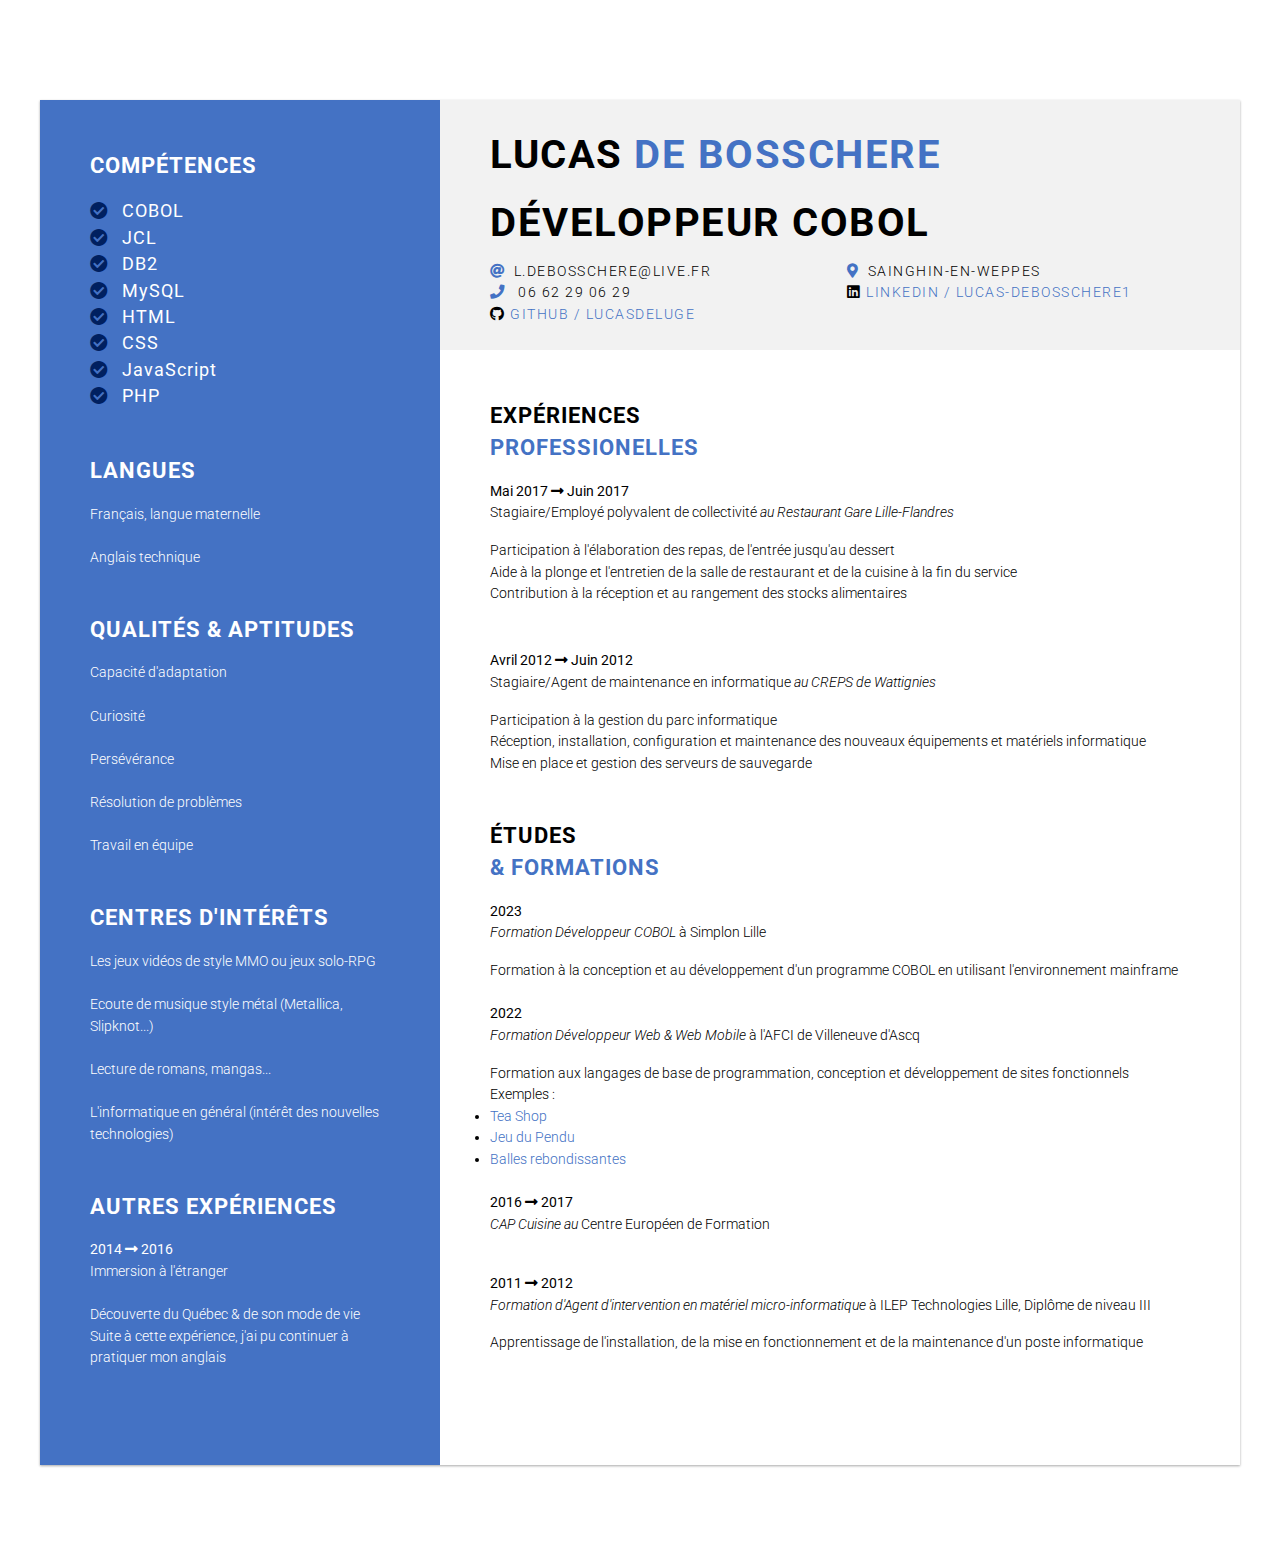
<file: index.html>
<!DOCTYPE html>
<html lang="fr">
<head>
    <meta charset="UTF-8">
    <meta http-equiv="X-UA-Compatible" content="IE=edge">
    <meta name="viewport" content="width=device-width, initial-scale=1.0">
    <title>CV Lucas De Bosschere</title>
    <link rel="stylesheet" href="styles.css">
    <link rel="preconnect" href="https://fonts.googleapis.com">
    <link rel="preconnect" href="https://fonts.gstatic.com" crossorigin>
    <link href="https://fonts.googleapis.com/css2?family=Roboto:ital,wght@0,300;0,400;0,700;1,400&display=swap" rel="stylesheet">
    <link href="https://cdnjs.cloudflare.com/ajax/libs/font-awesome/5.15.4/css/all.min.css" rel="stylesheet">
  </head>
  <body>
      <div class="cv-container">
        <div class="left-column">
          <div class="section">
            <h2>Compétences</h2>
            <ul class="skills">
              <li><i class="icon fas fa-check-circle text-darkblue"></i><strong> COBOL</strong></li>
              <li><i class="icon fas fa-check-circle text-darkblue"></i><strong> JCL</strong></li>
              <li><i class="icon fas fa-check-circle text-darkblue"></i><strong> DB2</strong></li>
              <li><i class="icon fas fa-check-circle text-darkblue"></i><strong> MySQL</strong></li>
              <li><i class="icon fas fa-check-circle text-darkblue"></i><strong> HTML</strong></li>
              <li><i class="icon fas fa-check-circle text-darkblue"></i><strong> CSS</strong></li>
              <li><i class="icon fas fa-check-circle text-darkblue"></i><strong> JavaScript</strong></li>
              <li><i class="icon fas fa-check-circle text-darkblue"></i><strong> PHP</strong></li>
            </ul>
          </div>
          <br>
          <div class="section">
            <h2>Langues</h2>
            <p>
              Français, langue maternelle
              <br>
              <br>
              Anglais technique
            </p>
          </div>
          <br>
          <div class="section">
            <h2>Qualités & Aptitudes</h2>
            <p>             
              Capacité d'adaptation
              <br>
              <br>
              Curiosité
              <br>
              <br>
              Persévérance
              <br>
              <br>
              Résolution de problèmes
              <br>
              <br>
              Travail en équipe
            </p>
          </div>
          <br>
          <div class="section">
            <h2>Centres d'intérêts</h2>
            <p>
              Les jeux vidéos de style MMO ou jeux solo-RPG
              <br>
              <br>
              Ecoute de musique style métal (Metallica, Slipknot...)
              <br>
              <br>
              Lecture de romans, mangas...
              <br>
              <br>
              L'informatique en général (intérêt des nouvelles technologies)
            </p>
          </div>
          <br>
          <div class="section">
            <h2>Autres expériences</h2>
            <p>
              <strong>2014 <i class="fas fa-long-arrow-alt-right"></i> 2016</strong>
              <br>
              Immersion à l'étranger
              <br>
              <br>
              Découverte du Québec & de son mode de vie
              <br>
              Suite à cette expérience, j'ai pu continuer à pratiquer mon anglais
              <br>
              <br>
            </p>
          </div>
        </div>
        <div class="right-column">
          <div class="header">
            <h1>Lucas <span class="text-blue text-uppercase">De Bosschere</span></h1>
            <h1>Développeur COBOL</h1>
            <ul class="infos">
              <li><i class="icon fas fa-at text-blue"></i>l.debosschere@live.fr</li>
              <li><i class="icon fas fa-phone text-blue"></i> 06 62 29 06 29</li>
              <li><i class="fab fa-github"></i> <a href="https://github.com/LucasDeluge" target="_blank"> GitHub / LucasDeluge</a></li>
              <li><i class="icon fas fa-map-marker-alt text-blue"></i>Sainghin-en-Weppes</li>
              <li><i class="fab fa-linkedin"></i><a href="https://www.linkedin.com/in/lucas-debosschere1/" target="_blank"> LinkedIn / lucas-debosschere1</a></li>
            </ul>
          </div>
          <div class="content">
            <div class="section">
              <h2>Expériences <br><span class="text-blue">professionelles</span></h2>
              <p>
                <strong>Mai 2017 <i class="fas fa-long-arrow-alt-right"></i> Juin 2017</strong>
                <br>
                Stagiaire/Employé polyvalent de collectivité <em>au Restaurant Gare Lille-Flandres</em>
              </p>
                Participation à l'élaboration des repas, de l'entrée jusqu'au dessert
                <br>
                Aide à la plonge et l'entretien de la salle de restaurant et de la cuisine à la fin du service
                <br>
                Contribution à la réception et au rangement des stocks alimentaires
            </div>
            <br>
            <div class="section">
              <p>
                <strong>Avril 2012 <i class="fas fa-long-arrow-alt-right"></i> Juin 2012</strong>
                <br>
                Stagiaire/Agent de maintenance en informatique <em>au CREPS de Wattignies</em>
              </p>
                Participation à la gestion du parc informatique
                <br>    
                Réception, installation, configuration et maintenance des nouveaux équipements et matériels informatique
                <br>
                Mise en place et gestion des serveurs de sauvegarde          
            </div>
            <br>
            <div class="section">
              <h2>Études <br><span class="text-blue">& formations</span></h2>
              <p>
                <strong>2023</strong>
                <br>
                <em>Formation Développeur COBOL </em> à Simplon Lille
              </p>
                Formation à la conception et au développement d'un programme COBOL en utilisant l'environnement mainframe
              <p>
              <br> 
                <strong>2022</strong>
                <br>
                <em>Formation Développeur Web & Web Mobile </em> à l'AFCI de Villeneuve d'Ascq
              </p>
                Formation aux langages de base de programmation, conception et développement de sites fonctionnels
                <br>
                Exemples : 
                <li><a href="https://lucasdeluge.github.io/tea-shop/" target="_blank"> Tea Shop </a></li>
                <li><a href="https://lucasdeluge.github.io/jeudupendu/" target="_blank"> Jeu du Pendu</a></li>
                <li><a href="https://lucasdeluge.github.io/balle-rebondissantes-mdn/" target="_blank"> Balles rebondissantes</a></li>
              <p>
              <br>
                <strong>2016 <i class="fas fa-long-arrow-alt-right"></i> 2017 </strong>
                <br>
                <em>CAP Cuisine au</em> Centre Européen de Formation
              </p>
              <br>
              <p>
                <strong>2011 <i class="fas fa-long-arrow-alt-right"></i> 2012</strong>
                <br>
                <em>Formation d'Agent d'intervention en matériel micro-informatique </em>à ILEP Technologies Lille, Diplôme de niveau III
              </p>
                Apprentissage de l'installation, de la mise en fonctionnement et de la maintenance d'un poste informatique
            </div>
          </div>
        </div>
      </div>
  </body>
</file>
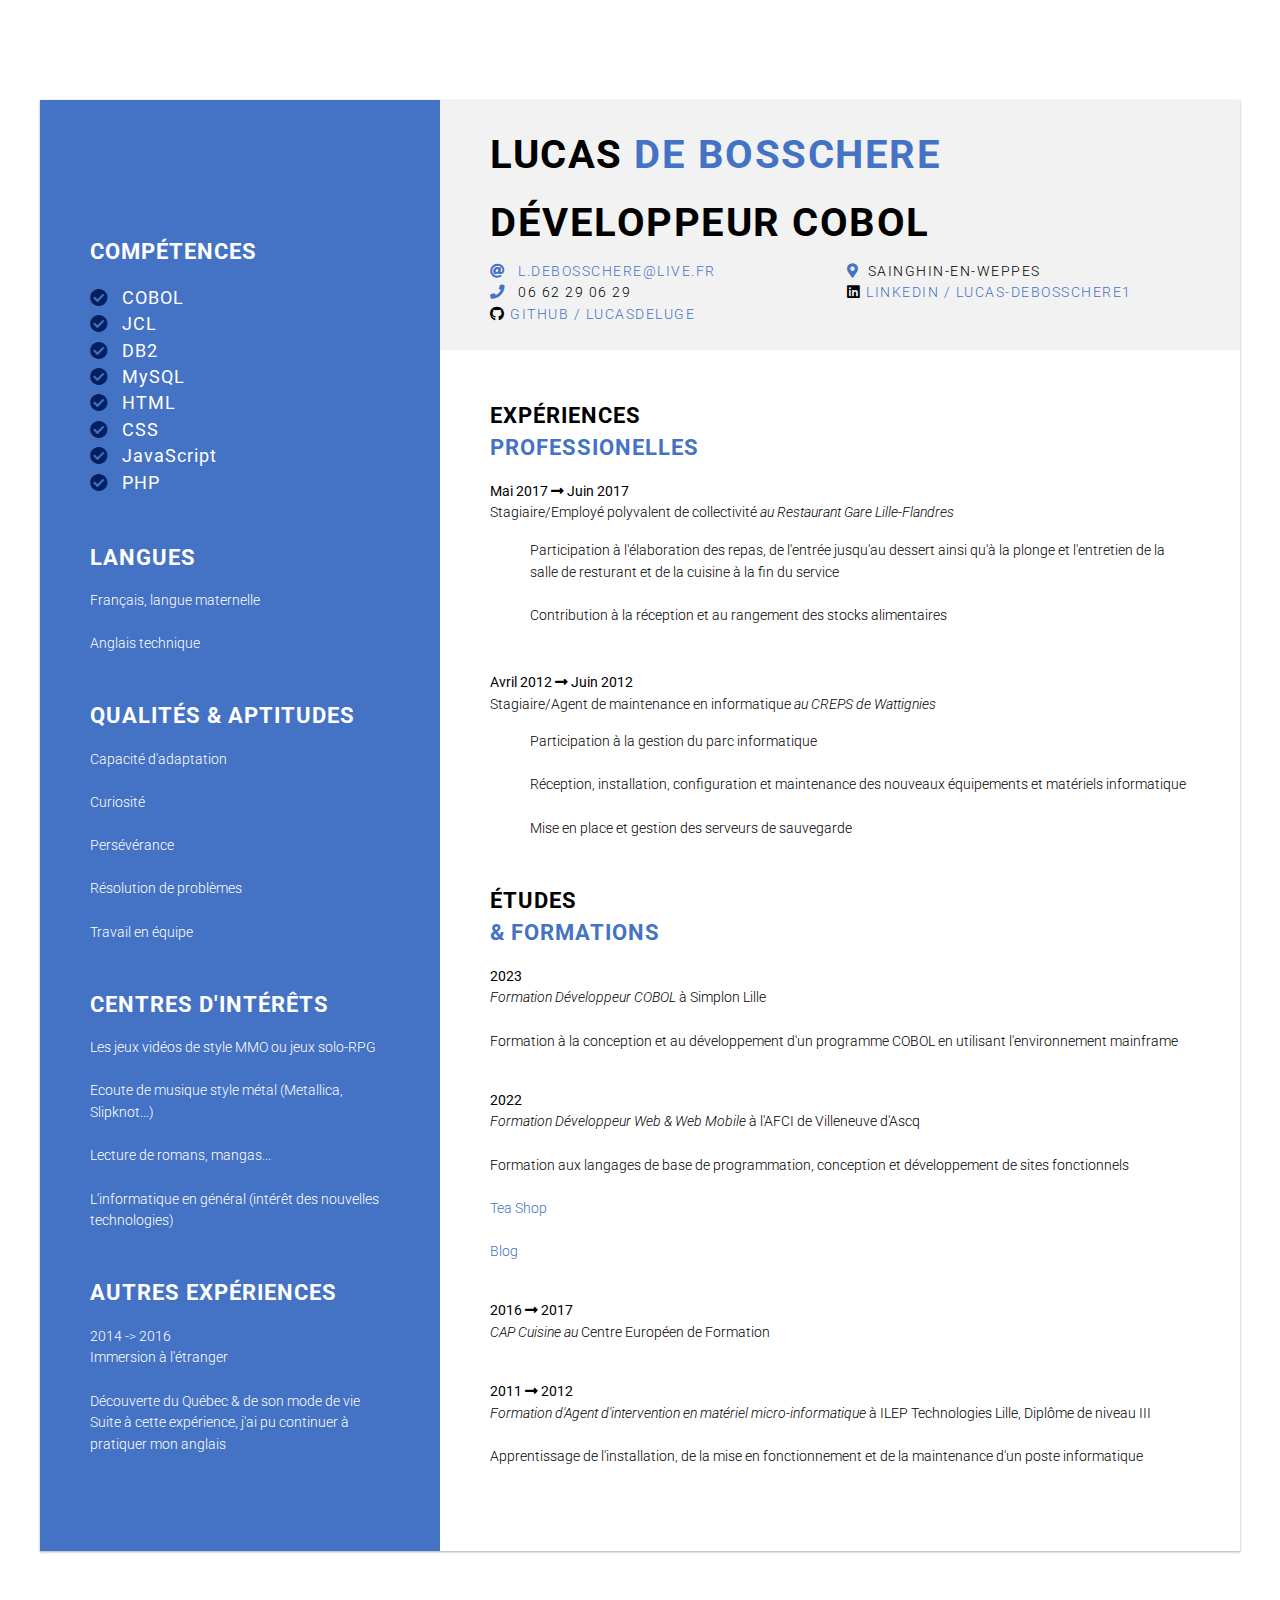
<file: CV/index.html>
<!DOCTYPE html>
<html lang="fr">
<head>
    <meta charset="UTF-8">
    <meta http-equiv="X-UA-Compatible" content="IE=edge">
    <meta name="viewport" content="width=device-width, initial-scale=1.0">
    <title>CV Lucas De Bosschere</title>
    <link rel="stylesheet" href="styles.css">
    <link rel="preconnect" href="https://fonts.googleapis.com">
    <link rel="preconnect" href="https://fonts.gstatic.com" crossorigin>
    <link href="https://fonts.googleapis.com/css2?family=Roboto:ital,wght@0,300;0,400;0,700;1,400&display=swap" rel="stylesheet">
    <link href="https://cdnjs.cloudflare.com/ajax/libs/font-awesome/5.15.4/css/all.min.css" rel="stylesheet">
  </head>
  <body>
      <div class="cv-container">
        <div class="left-column">
          <!-- <img class="portrait" src="./img/test.jpeg" /> -->
          <br>
          <br>
          <br>
          <br>
          <div class="section">
            <h2>Compétences</h2>
            <ul class="skills">
              <li><i class="icon fas fa-check-circle text-darkblue"></i><strong> COBOL</strong></li>
              <li><i class="icon fas fa-check-circle text-darkblue"></i><strong> JCL</strong></li>
              <li><i class="icon fas fa-check-circle text-darkblue"></i><strong> DB2</strong></li>
              <li><i class="icon fas fa-check-circle text-darkblue"></i><strong> MySQL</strong></li>
              <li><i class="icon fas fa-check-circle text-darkblue"></i><strong> HTML</strong></li>
              <li><i class="icon fas fa-check-circle text-darkblue"></i><strong> CSS</strong></li>
              <li><i class="icon fas fa-check-circle text-darkblue"></i><strong> JavaScript</strong></li>
              <li><i class="icon fas fa-check-circle text-darkblue"></i><strong> PHP</strong></li>
            </ul>
          </div>
          <br>
          <div class="section">
            <h2>Langues</h2>
            <p>
              Français, langue maternelle
              <br>
              <br>
              Anglais technique
            </p>
          </div>
          <br>
          <div class="section">
            <h2>Qualités & Aptitudes</h2>
            <p>             
              Capacité d'adaptation
              <br>
              <br>
              Curiosité
              <br>
              <br>
              Persévérance
              <br>
              <br>
              Résolution de problèmes
              <br>
              <br>
              Travail en équipe
            </p>
          </div>
          <br>
          <div class="section">
            <h2>Centres d'intérêts</h2>
            <p>
              Les jeux vidéos de style MMO ou jeux solo-RPG
              <br>
              <br>
              Ecoute de musique style métal (Metallica, Slipknot...)
              <br>
              <br>
              Lecture de romans, mangas...
              <br>
              <br>
              L'informatique en général (intérêt des nouvelles technologies)
            </p>
          </div>
          <br>
          <div class="section">
            <h2>Autres expériences</h2>
            <p>
              2014 -> 2016
              <br>
              Immersion à l'étranger
              <br>
              <br>
              Découverte du Québec & de son mode de vie
              <br>
              Suite à cette expérience, j'ai pu continuer à pratiquer mon anglais
              <br>
              <br>
            </p>
          </div>
        </div>
        <div class="right-column">
          <div class="header">
            <h1>Lucas <span class="text-blue text-uppercase">De Bosschere</span></h1>
            <h1>Développeur COBOL</h1>
            <ul class="infos">
              <li><i class="icon fas fa-at text-blue"></i> <a href="mailto:l.debosschere@live.fr">l.debosschere@live.fr</a></li>
              <li><i class="icon fas fa-phone text-blue"></i> 06 62 29 06 29</li>
              <li><i class="fab fa-github"></i> <a href="https://github.com/LucasDeluge"> GitHub / LucasDeluge</a></li>
              <li><i class="icon fas fa-map-marker-alt text-blue"></i>Sainghin-en-Weppes</li>
              <li><i class="fab fa-linkedin"></i><a href="https://www.linkedin.com/in/lucas-debosschere1/"> LinkedIn / lucas-debosschere1</a></li>
            </ul>
          </div>
          <div class="content">
            <div class="section">
              <h2>Expériences <br><span class="text-blue">professionelles</span></h2>
              <p>
                <strong>Mai 2017 <i class="fas fa-long-arrow-alt-right"></i> Juin 2017</strong>
                <br>
                Stagiaire/Employé polyvalent de collectivité <em>au Restaurant Gare Lille-Flandres</em>
              </p>
              <ul class="experience-list">
                Participation à l'élaboration des repas, de l'entrée jusqu'au dessert ainsi qu'à la plonge et l'entretien de la salle de resturant et de la cuisine à la fin du service
                <br>
                <br>
                Contribution à la réception et au rangement des stocks alimentaires
              </ul>
            </div>
            <br>
            <div class="section">
              <p>
                <strong>Avril 2012 <i class="fas fa-long-arrow-alt-right"></i> Juin 2012</strong>
                <br>
                Stagiaire/Agent de maintenance en informatique <em>au CREPS de Wattignies</em>
              </p>
              <ul class="experience-list"> 
                Participation à la gestion du parc informatique
                <br>
                <br>
                Réception, installation, configuration et maintenance des nouveaux équipements et matériels informatique
                <br>
                <br>
                Mise en place et gestion des serveurs de sauvegarde
              </ul>
            </div>
            <br>
            <div class="section">
              <h2>Études <br><span class="text-blue">& formations</span></h2>
              <p>
                <strong>2023</strong>
                <br>
                <em>Formation Développeur COBOL </em> à Simplon Lille
                <br>
                <br>
                Formation à la conception et au développement d'un programme COBOL en utilisant l'environnement mainframe
                <br>
                <br>
              </p>
              <p>
                <strong>2022</strong>
                <br>
                <em>Formation Développeur Web & Web Mobile </em> à l'AFCI de Villeneuve d'Ascq
                <br>
                <br>
                Formation aux langages de base de programmation, conception et développement de sites fonctionnels
                <br>
                <br>
                <a href="https://github.com/LucasDeluge/tea-shop.git"> Tea Shop </a>
                <br>
                <br>
                <a href="https://github.com/LucasDeluge/BlogPhP.git"> Blog </a>
              </p>
              <br>
              <p>
                <strong>2016 <i class="fas fa-long-arrow-alt-right"></i> 2017 </strong>
                <br>
                <em>CAP Cuisine au</em> Centre Européen de Formation
              </p>
              <br>
              <p>
                <strong>2011 <i class="fas fa-long-arrow-alt-right"></i> 2012</strong>
                <br>
                <em>Formation d'Agent d'intervention en matériel micro-informatique </em>à ILEP Technologies Lille, Diplôme de niveau III
                <br>
                <br>
                Apprentissage de l'installation, de la mise en fonctionnement et de la maintenance d'un poste informatique
              </p>
            </div>
          </div>
        </div>
      </div>
  </body>
</file>
<file: styles.css>
*{
    margin: 0;
    box-sizing: border-box;
  }
  
  body{
    font-family: Roboto;
    font-weight: 300;
    font-size: .9rem;
    line-height: 1.5;
  }

  .header{
    text-transform: uppercase;
    letter-spacing: 1.5px;
  }
  
  a{
    text-decoration: none;
    color: #4472C4;
  }
  
  a:hover{
    text-decoration: underline;
  }
  
  p{
    margin: 0 0 1rem;
  }
  
  h1{
    margin: 0 0 1rem;
    font-size: 2.5rem;
    margin-bottom: .5rem;
  }
  
  h2{
    margin: 0 0 1rem;
    letter-spacing: 1px;
    text-transform: uppercase;
  }
  
  .text-blue{
    color: #4472C4;
  }
  
  .text-darkblue{
    color: #002060;
  }
  
  .text-uppercase{
    text-transform: uppercase; 
  }
  
  .icon{
    margin-right: .5rem;
  }
  
  .cv-container{
    display: grid;
    grid-template-columns: 1fr 1fr 1fr;
    grid-template-areas: "left-column right-column right-column";
    width: 1200px;
    margin: 100px auto;
    box-shadow: 0 1px 3px rgba(0,0,0,0.12), 0 1px 2px rgba(0,0,0,0.24);
  }
  
  .section{
    margin-bottom: 1.5rem;
  }
  
  /* LEFT COLUMN */
  .left-column{
    grid-area: left-column;
    padding: 50px;
    background-color: #4472C4;
    color: white;
  }
  
  .portrait{
    border-radius: 50%;
    max-width: 150px;
    margin: auto;
    display: block;
    margin-bottom: 50px;
  }
  
  .skills{
    list-style-type: none;
    padding: 0;
    font-size: 1.1rem;
    letter-spacing: 1px;
    margin: 0 0 1rem;
  }
  
  /* RIGHT COLUMN */
  .right-column{
    grid-area: right-column;
    display: grid;
    grid-template-rows: 250px 1fr;
    grid-template-areas: 
      "header"
      "content";
  }
  
  /* HEADER */
  .header{
    grid-area: header;
    padding: 50px;
    background-color: #F2F2F2;
    display: flex;
    flex-direction: column;
    justify-content: center;
  }
  
  .infos{
    columns: 2;
    list-style-type: none;
    padding: 0;
  }
  
  /* CONTENT */
  .content{
    grid-area: content;
    padding: 50px;
  }
  
  .experience-list{
    list-style-type: circle;
  }
</file>
<file: CV/styles.css>
*{
    margin: 0;
    box-sizing: border-box;
  }
  
  body{
    font-family: Roboto;
    font-weight: 300;
    font-size: .9rem;
    line-height: 1.5;
  }

  .header{
    text-transform: uppercase;
    letter-spacing: 1.5px;
  }
  
  a{
    text-decoration: none;
    color: #4472C4;
  }
  
  a:hover{
    text-decoration: underline;
  }
  
  p{
    margin: 0 0 1rem;
  }
  
  h1{
    margin: 0 0 1rem;
    font-size: 2.5rem;
    margin-bottom: .5rem;
  }
  
  h2{
    margin: 0 0 1rem;
    letter-spacing: 1px;
    text-transform: uppercase;
  }
  
  .text-blue{
    color: #4472C4;
  }
  
  .text-darkblue{
    color: #002060;
  }
  
  .text-uppercase{
    text-transform: uppercase; 
  }
  
  .icon{
    margin-right: .5rem;
  }
  
  .cv-container{
    display: grid;
    grid-template-columns: 1fr 1fr 1fr;
    grid-template-areas: "left-column right-column right-column";
    width: 1200px;
    margin: 100px auto;
    box-shadow: 0 1px 3px rgba(0,0,0,0.12), 0 1px 2px rgba(0,0,0,0.24);
  }
  
  .section{
    margin-bottom: 1.5rem;
  }
  
  /* LEFT COLUMN */
  .left-column{
    grid-area: left-column;
    padding: 50px;
    background-color: #4472C4;
    color: white;
  }
  
  .portrait{
    border-radius: 50%;
    max-width: 150px;
    margin: auto;
    display: block;
    margin-bottom: 50px;
  }
  
  .skills{
    list-style-type: none;
    padding: 0;
    font-size: 1.1rem;
    letter-spacing: 1px;
    margin: 0 0 1rem;
  }
  
  /* RIGHT COLUMN */
  .right-column{
    grid-area: right-column;
    display: grid;
    grid-template-rows: 250px 1fr;
    grid-template-areas: 
      "header"
      "content";
  }
  
  /* HEADER */
  .header{
    grid-area: header;
    padding: 50px;
    background-color: #F2F2F2;
    display: flex;
    flex-direction: column;
    justify-content: center;
  }
  
  .infos{
    columns: 2;
    list-style-type: none;
    padding: 0;
  }
  
  /* CONTENT */
  .content{
    grid-area: content;
    padding: 50px;
  }
  
  .experience-list{
    list-style-type: circle;
  }
</file>
